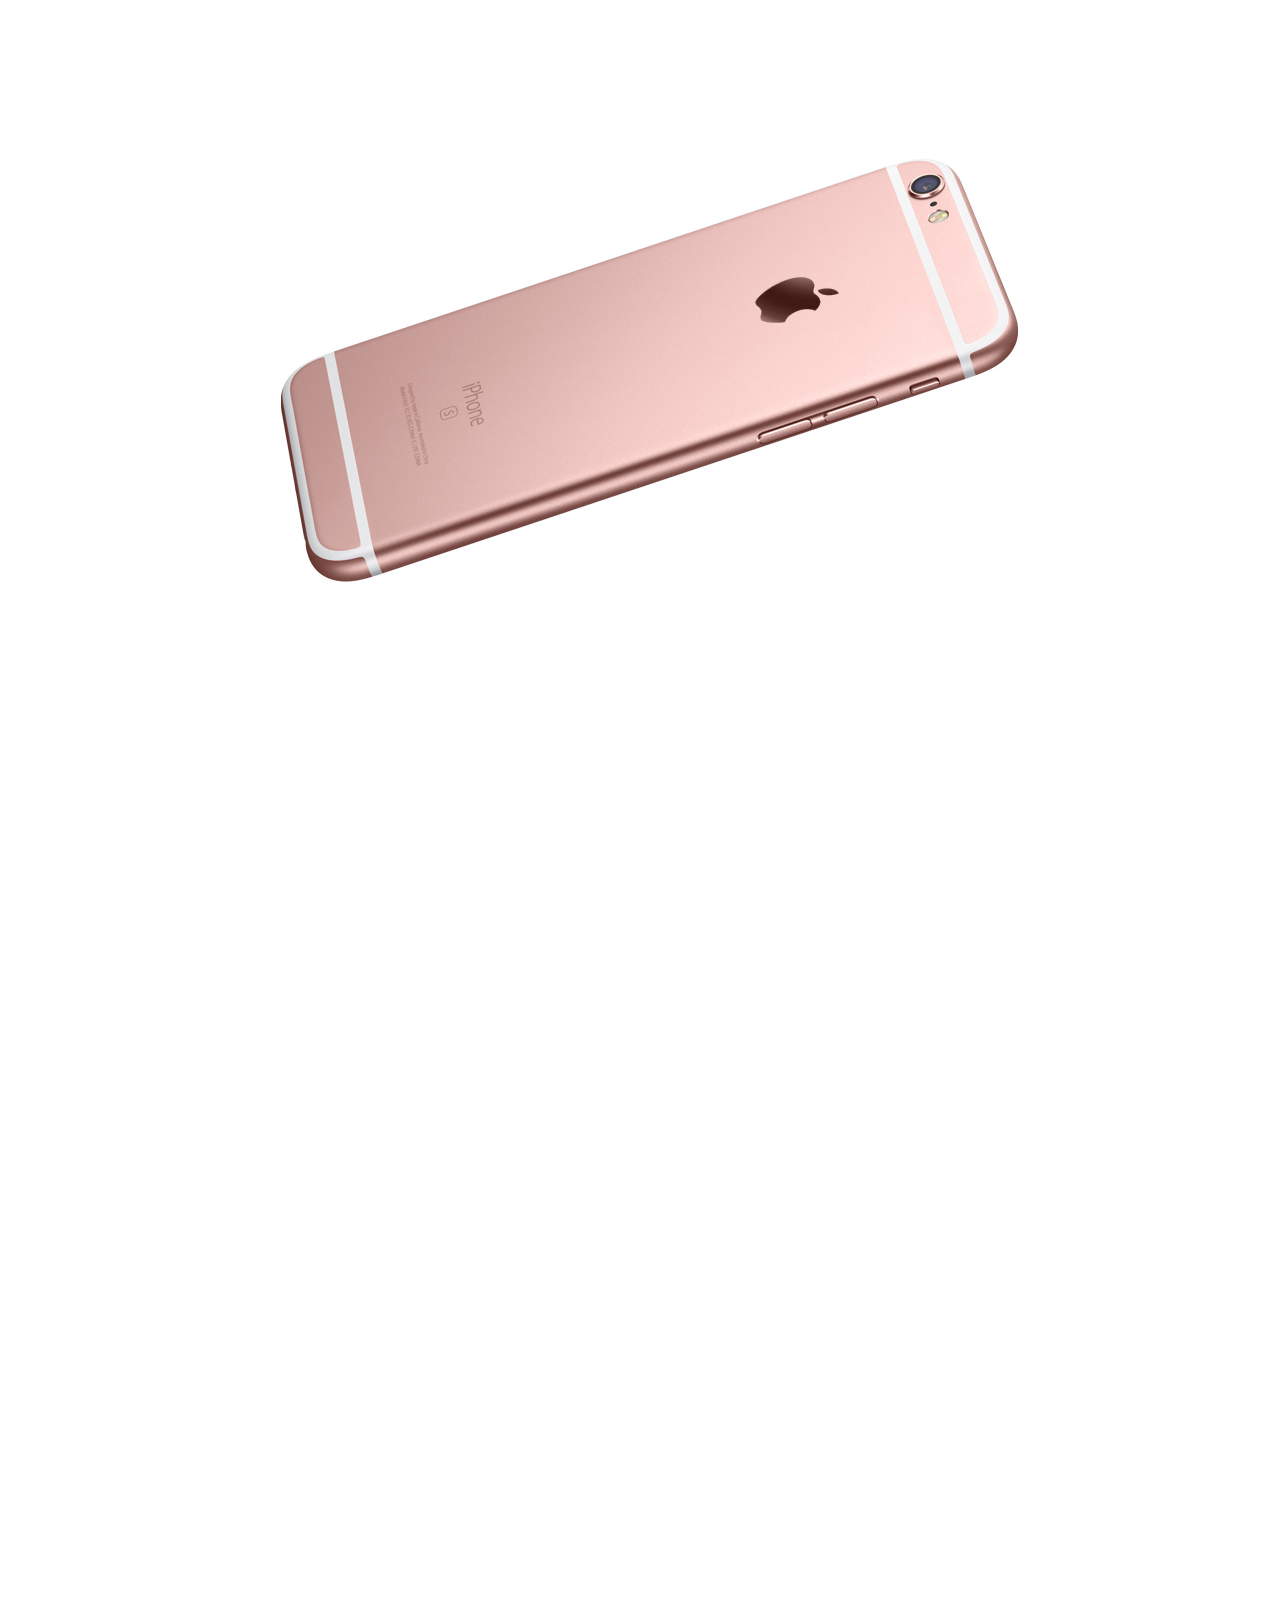
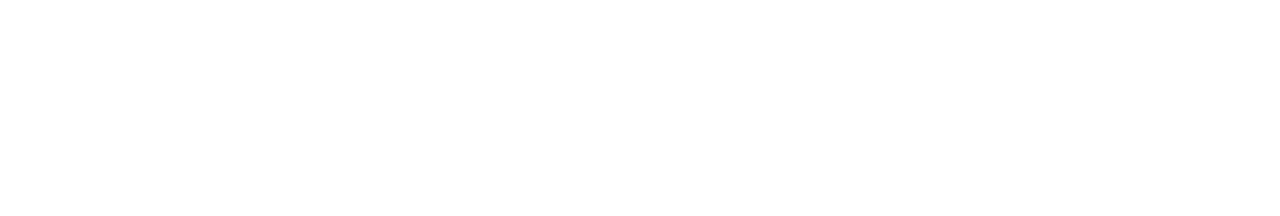
<file: parallax.html>
<!DOCTYPE html>
<html lang="en">
<head>
  <meta charset="UTF-8">
  <title>Especial 1 - Parallax</title>
  <style>
    .container {
      height: 200vh;
      width: 800px;
      margin: 0 auto;
      text-align: center;
    }
    .iphone {
      display: inline-block;
      margin-top: 150px;
      position: relative;
      transition: .1s;
    }
    .shape {
      background-image: url(imgs/shape.jpg);
      width: 128px;
      height: 128px;
      position: absolute;
      top: 75px;
      right: 161px;
      background-position: -54px;
      -webkit-mask-image: url(imgs/apple-mask.png);
      mask-image: url(imgs/apple-mask.png);
    }
  </style>
</head>
<body>
  <section class="container">
    <figure class="iphone" id="iphone">
      <img src="imgs/iphone.jpg" alt="">
      <div class="shape" id="mask"></div>
    </figure>
  </section>
  <script>
    const $iphone = document.getElementById('iphone');
    const $mask = document.getElementById('mask');
    window.addEventListener('scroll', function(e){
      console.log(window.scrollY);
      // $iphone.style.marginTop = window.scrollY + 'px';
      var position = 54 + window.scrollY;
      $mask.style.backgroundPosition = '-'+ position + 'px';
      $iphone.style.transform = 'rotate(-'+ position*0.02 +'deg)';
    });
  </script>
</body>
</html>
</file>
